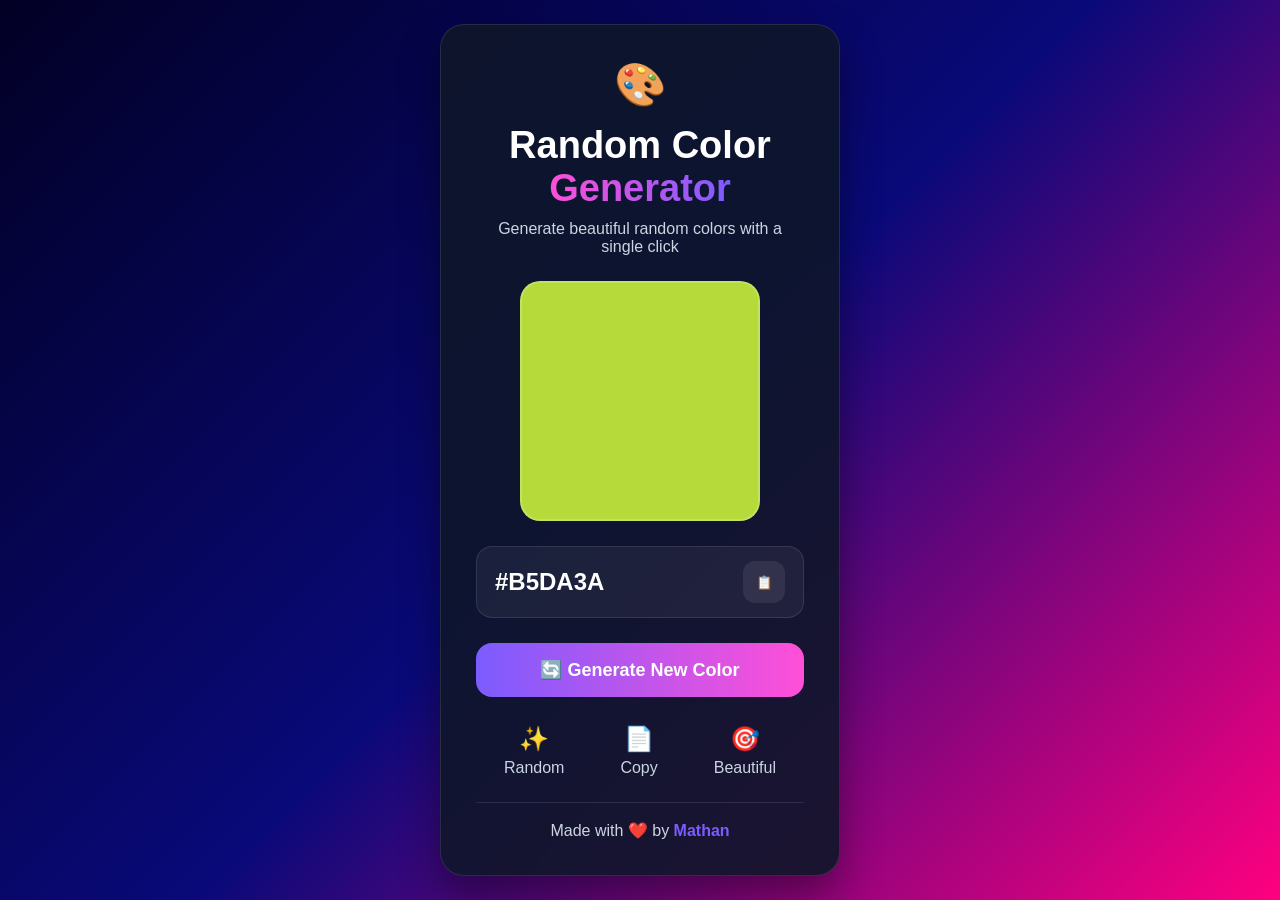
<file: random color generator/index.html>
<!DOCTYPE html>
<html lang="en">
<head>
  <meta charset="UTF-8">
  <meta name="viewport" content="width=device-width, initial-scale=1.0">
  <title>Random Color Generator</title>
  <link rel="stylesheet" href="style.css">
</head>
<body>

  <div class="card">
    <div class="icon">🎨</div>

    <h1>Random Color <span>Generator</span></h1>
    <p class="subtitle">Generate beautiful random colors with a single click</p>

    <div class="color-box" id="colorBox"></div>

    <div class="code-box">
      <span id="colorCode">#9A7DFF</span>
      <button class="copy-btn" onclick="copyColor()">📋</button>
    </div>

    <button class="generate-btn" onclick="generateColor()">
      🔄 Generate New Color
    </button>

    <div class="features">
      <div>
        <span>✨</span>
        <p>Random</p>
      </div>
      <div>
        <span>📄</span>
        <p>Copy</p>
      </div>
      <div>
        <span>🎯</span>
        <p>Beautiful</p>
      </div>
    </div>

    <div class="footer">
      Made with ❤️ by <span>Mathan</span>
    </div>
  </div>

  <script src="script.js"></script>
</body>
</html>
</file>
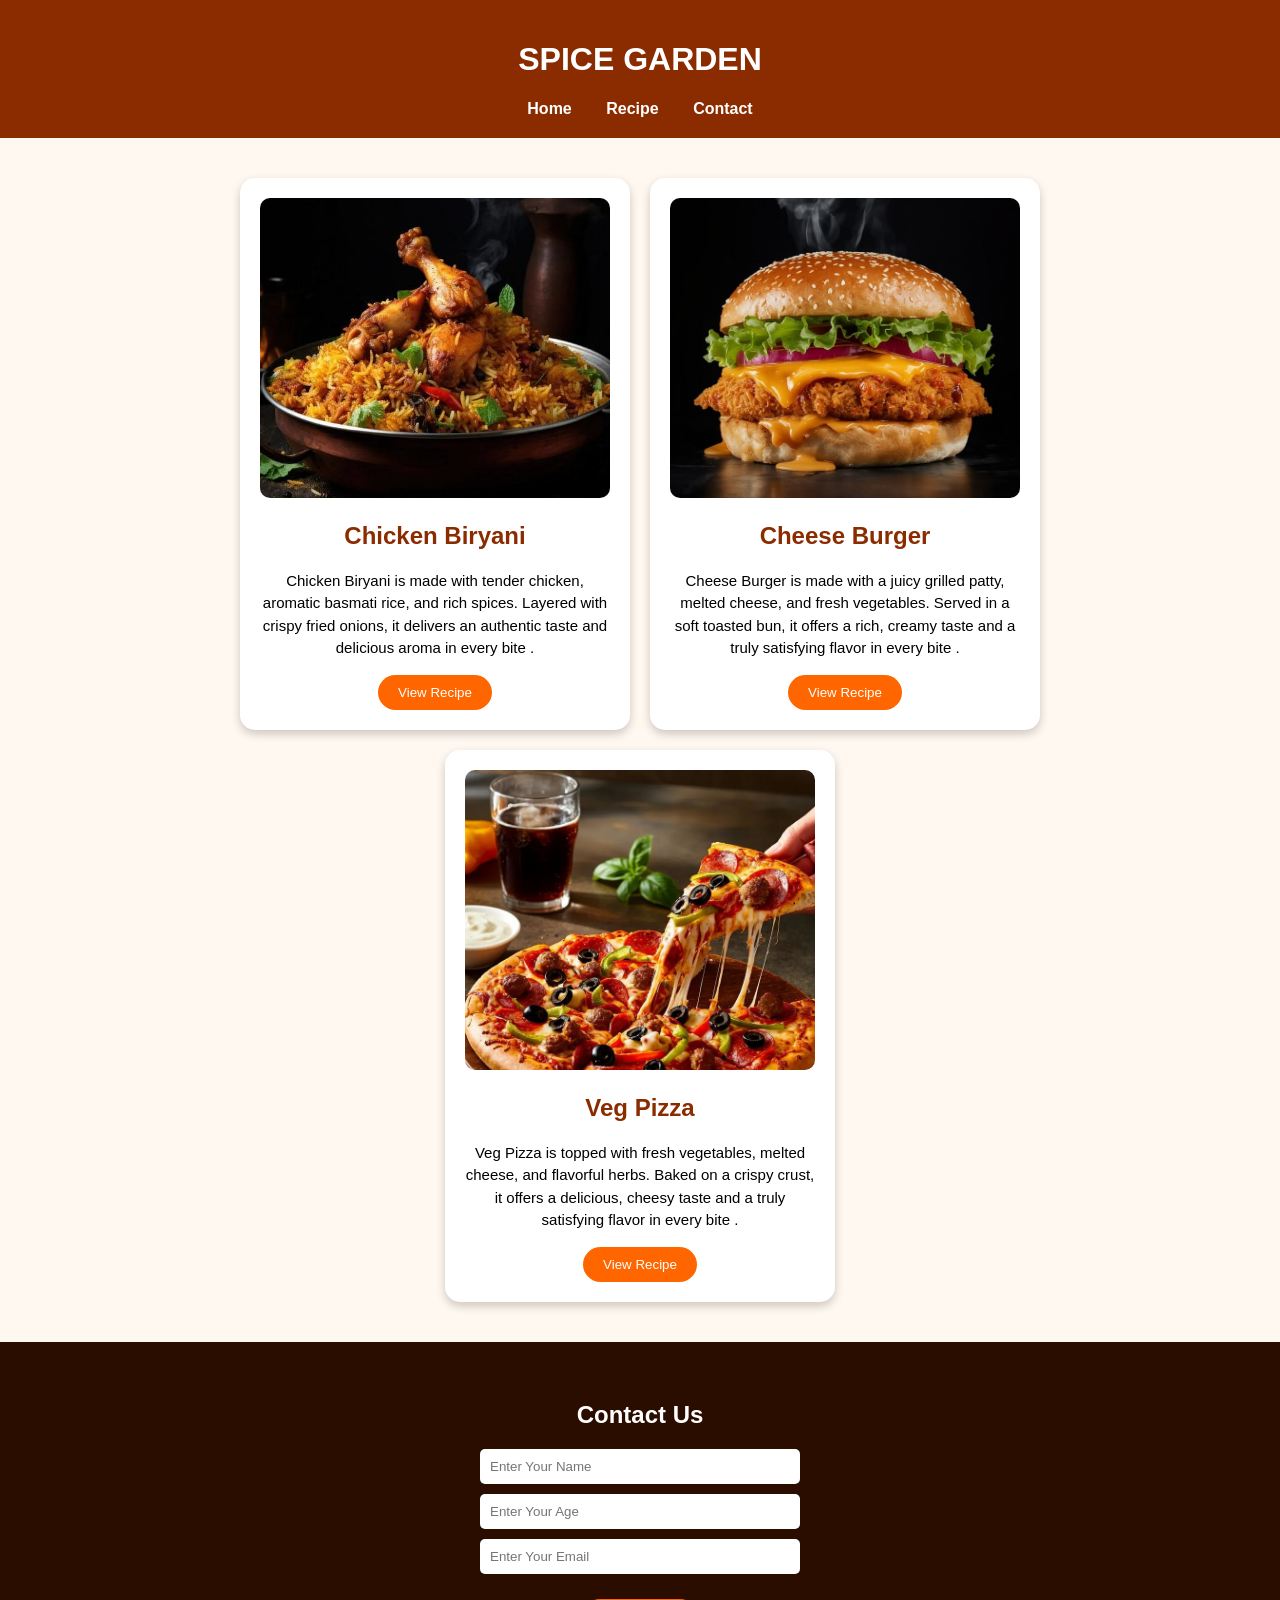
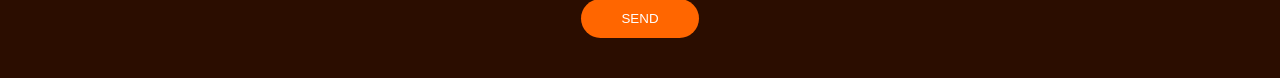
<file: restaurant landing page/index.html>
<!DOCTYPE html>
<html lang="en" style="scroll-behavior:smooth;">
<head>
  <title>SPICE GARDEN</title>
  <link rel="stylesheet" href="style.css">
</head>
<body>

  <header>
    <h1>SPICE GARDEN</h1>
    <nav>
      <a href="#">Home</a>
      <a href="#">Recipe</a>
      <a href="#">Contact</a>
    </nav>
  </header>

  <section class="recipes">

    <div class="card">
      <img src="Briyani.jpg" alt="">
      <h2>Chicken Biryani</h2>
      <p>Chicken Biryani is made with tender chicken, aromatic basmati rice, and rich spices. Layered with crispy fried onions, it delivers an authentic taste and delicious aroma in every bite .</p>
      <button>View Recipe</button>
    </div>

    <div class="card">
      <img src="Burger.jpg" alt="">
      <h2>Cheese Burger</h2>
      <p>Cheese Burger is made with a juicy grilled patty, melted cheese, and fresh vegetables. Served in a soft toasted bun, it offers a rich, creamy taste and a truly satisfying flavor in every bite .</p>
      <button>View Recipe</button>
    </div>

    <div class="card">
      <img src="Pizza.jpg" alt="">
      <h2>Veg Pizza</h2>
      <p>Veg Pizza is topped with fresh vegetables, melted cheese, and flavorful herbs. Baked on a crispy crust, it offers a delicious, cheesy taste and a truly satisfying flavor in every bite .</p>
      <button>View Recipe</button>
    </div>

  </section>

  <section class="contact">
    <h2>Contact Us</h2>
    <input type="text" placeholder="Enter Your Name">
    <input type="number" placeholder="Enter Your Age">
    <input type="email" placeholder="Enter Your Email">
    <button class="send">SEND</button>
  </section>

</body>
</html>
</file>
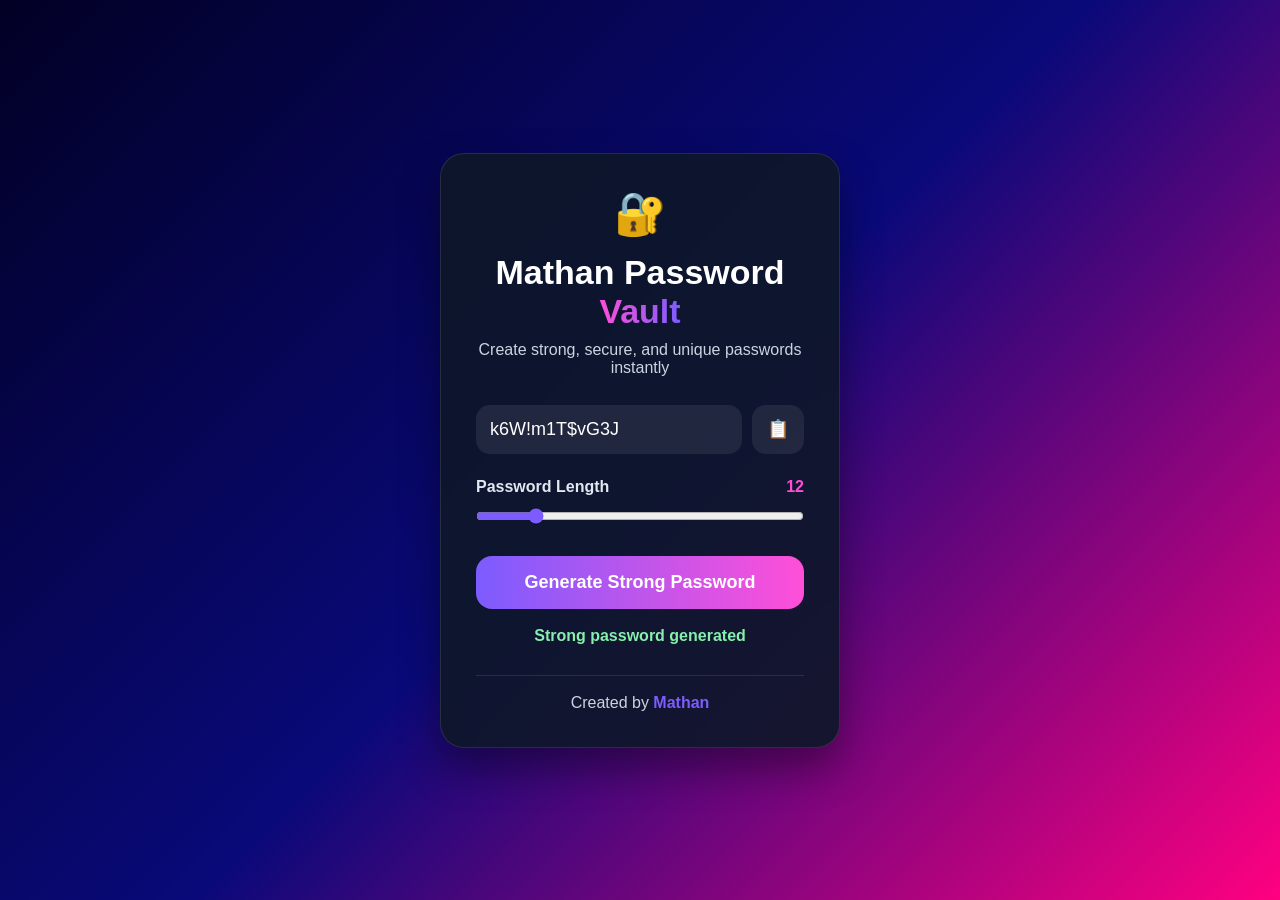
<file: secure password generator/index.html>
<!DOCTYPE html>
<html lang="en">
<head>
  <meta charset="UTF-8">
  <meta name="viewport" content="width=device-width, initial-scale=1.0">
  <title>Mathan Password Vault</title>
  <link rel="stylesheet" href="style.css">
</head>
<body>

  <div class="card">

    <div class="icon">🔐</div>

    <h1>Mathan Password <span>Vault</span></h1>

    <p class="subtitle">
      Create strong, secure, and unique passwords instantly
    </p>

    <div class="output-box">
      <input type="text" id="password" readonly>
      <button class="copy-btn" onclick="copyPassword()">📋</button>
    </div>

    <div class="controls">

      <div class="control-row">
        <label>Password Length</label>
        <span id="lengthValue">12</span>
      </div>

      <input type="range" id="length" min="8" max="32" value="12">

    </div>

    <button class="generate-btn" onclick="generatePassword()">
      Generate Strong Password
    </button>

    <p id="message"></p>

    <div class="footer">
      Created by <span>Mathan</span>
    </div>

  </div>

  <script src="script.js"></script>

</body>
</html>
</file>
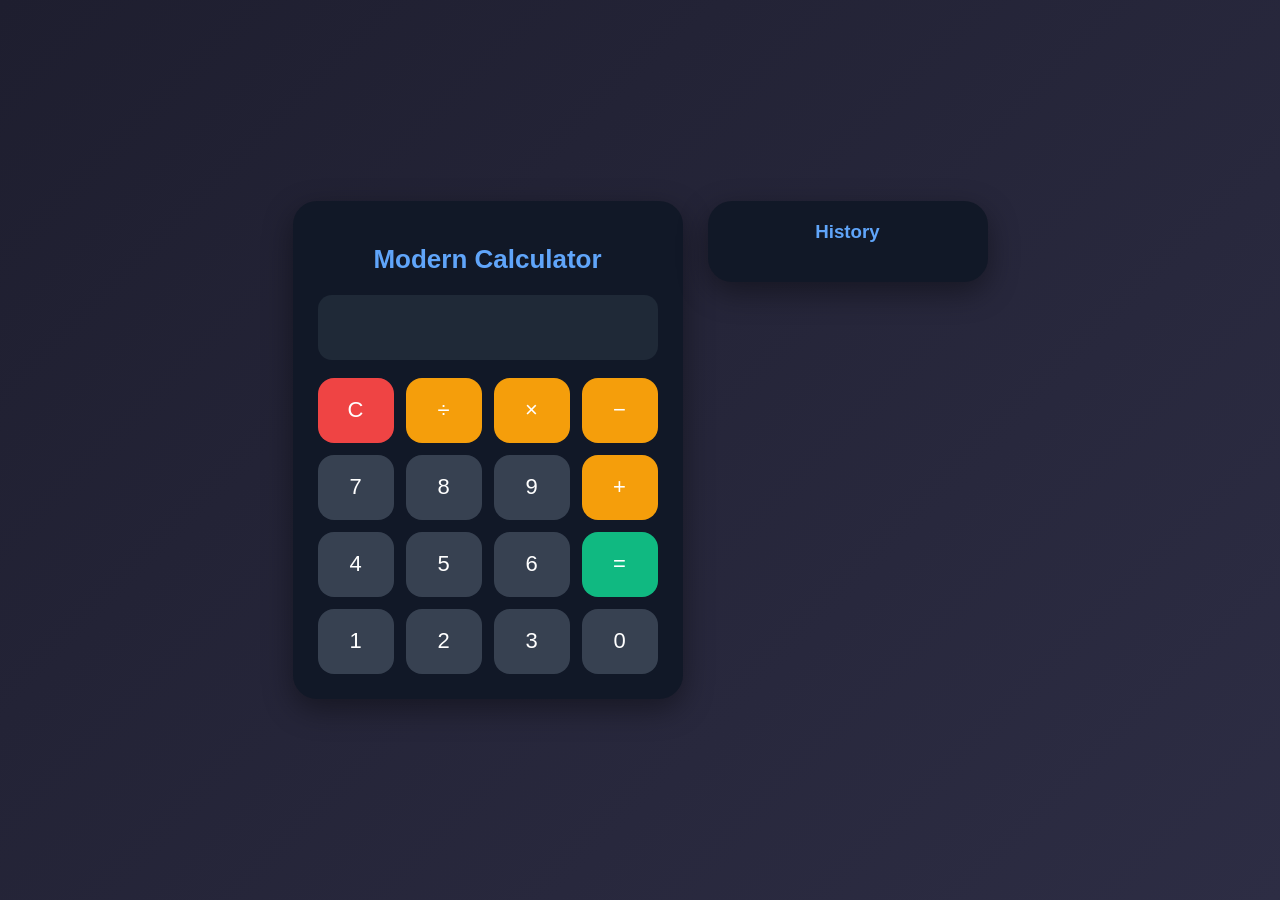
<file: simple calculator web app/index.html>
<!DOCTYPE html>
<html lang="en">
<head>
  <meta charset="UTF-8">
  <meta name="viewport" content="width=device-width, initial-scale=1.0">
  <title>Modern Calculator</title>
  <link rel="stylesheet" href="style.css">
</head>
<body>

  <div class="container">

    <!-- Calculator -->
    <div class="calculator">
      <h1>Modern Calculator</h1>

      <input type="text" id="display" readonly>

      <div class="buttons">
        <button class="clear" onclick="clearDisplay()">C</button>
        <button class="operator" onclick="appendValue('/')">÷</button>
        <button class="operator" onclick="appendValue('*')">×</button>
        <button class="operator" onclick="appendValue('-')">−</button>

        <button onclick="appendValue('7')">7</button>
        <button onclick="appendValue('8')">8</button>
        <button onclick="appendValue('9')">9</button>
        <button class="operator" onclick="appendValue('+')">+</button>

        <button onclick="appendValue('4')">4</button>
        <button onclick="appendValue('5')">5</button>
        <button onclick="appendValue('6')">6</button>
        <button class="equal" onclick="calculate()">=</button>

        <button onclick="appendValue('1')">1</button>
        <button onclick="appendValue('2')">2</button>
        <button onclick="appendValue('3')">3</button>
        <button onclick="appendValue('0')">0</button>
      </div>
    </div>

    <!-- History -->
    <div class="history">
      <h3>History</h3>
      <ul id="historyList"></ul>
    </div>

  </div>

  <script src="script.js"></script>
</body>
</html>
</file>
<file: random color generator/style.css>
*{
  margin:0;
  padding:0;
  box-sizing:border-box;
}

body{
  min-height:100vh;
  display:flex;
  justify-content:center;
  align-items:center;
  font-family:Arial, sans-serif;
  background:linear-gradient(135deg,#020024,#090979,#ff0080);
  padding:20px;
}

.card{
  width:400px;
  background:rgba(15,23,42,0.9);
  border:1px solid rgba(255,255,255,0.1);
  border-radius:24px;
  padding:35px;
  text-align:center;
  color:white;
  box-shadow:0 20px 40px rgba(0,0,0,0.4);
  backdrop-filter:blur(10px);
}

.icon{
  font-size:42px;
  margin-bottom:15px;
}

h1{
  font-size:38px;
  margin-bottom:10px;
}

h1 span{
  background: linear-gradient(90deg, #ff4fd8, #7c5cff);
  -webkit-background-clip: text;
  -webkit-text-fill-color: transparent;
}

.subtitle{
  color: #cbd5e1;
  margin-bottom: 25px;
}
.color-box{
  width:240px;
  height:240px;
  margin:0 auto 25px;
  border-radius:20px;
  background:#9A7DFF;
  border:2px solid rgba(255,255,255,0.2);
  transition:0.4s;
}

.code-box{
  display:flex;
  align-items:center;
  justify-content:space-between;
  background:rgba(255,255,255,0.06);
  border:1px solid rgba(255,255,255,0.1);
  border-radius:16px;
  padding:14px 18px;
  margin-bottom:25px;
}

#colorCode{
  font-size:24px;
  font-weight:bold;
}

.copy-btn{
  width:42px;
  height:42px;
  border:none;
  border-radius:12px;
  background:rgba(255,255,255,0.08);
  color:white;
  cursor:pointer;
  transition:0.3s;
}

.copy-btn:hover{
  background:rgba(255,255,255,0.15);
}

.generate-btn{
  width:100%;
  padding:16px;
  border:none;
  border-radius:16px;
  background:linear-gradient(90deg,#7c5cff,#ff4fd8);
  color:white;
  font-size:18px;
  font-weight:600;
  cursor:pointer;
  transition:0.3s;
  margin-bottom:28px;
}

.generate-btn:hover{
  transform:translateY(-2px);
  box-shadow:0 10px 25px rgba(124,92,255,0.4);
}

.features{
  display:flex;
  justify-content:space-around;
  margin-bottom:25px;
}

.features div{
  text-align:center;
}

.features span{
  font-size:24px;
  display:block;
  margin-bottom:6px;
}

.features p{
  color:#cbd5e1;
}

.footer{
  border-top:1px solid rgba(255,255,255,0.1);
  padding-top:18px;
  color:#cbd5e1;
}

.footer span{
  color:#7c5cff;
  font-weight:bold;
}

@media(max-width:450px){
  .card{
    width:100%;
    padding:25px;
  }

  h1{
    font-size:30px;
  }

  .color-box{
    width:200px;
    height:200px;
  }
}
</file>
<file: restaurant landing page/style.css>
body{
    margin:0;
    font-family:Arial, sans-serif;
    background:#fff8f0;
}

header{
    background:#8b2c00;
    color:white;
    padding:20px;
    text-align:center;
}

nav a{
    color:white;
    text-decoration:none;
    margin:0 15px;
    font-weight:bold;
}

.recipes{
    display:flex;
    justify-content:center;
    gap:20px;
    padding:40px;
    flex-wrap:wrap;
}

.card{
    background:white;
    width:350px;
    padding:20px;
    border-radius:15px;
    text-align:center;
    box-shadow:0 4px 10px rgba(0,0,0,0.2);
    transition:0.3s;
}

.card:hover{
    transform: translateY(-8px);
    box-shadow: 0 10px 25px rgba(0,0,0,0.2);
}

.card img{
    width:100%;
    height:300px;
    object-fit:cover;
    border-radius:10px;
}

.card h2{
    color:#8b2c00;
}

.card p{
    font-size:15px;
    line-height:1.5;
}

.card button{
    background:#ff6600;
    color:white;
    border:none;
    padding:10px 20px;
    border-radius:20px;
    cursor:pointer;
}

.card button:hover{
    background:#e65c00;
}

.contact{
    background:#2b0d00;
    color:white;
    text-align:center;
    padding:40px;
}

.contact input{
    display:block;
    width:300px;
    margin:10px auto;
    padding:10px;
    border-radius:5px;
    border:none;
}

.send{
    background:#ff6600;
    color:white;
    border:none;
    padding:12px 40px;
    border-radius:25px;
    cursor:pointer;
    margin-top:15px;
}
</file>
<file: secure password generator/style.css>
*{
  margin:0;
  padding:0;
  box-sizing:border-box;
}

body{
  min-height:100vh;
  display:flex;
  justify-content:center;
  align-items:center;
  font-family:Arial, sans-serif;
  background:linear-gradient(135deg,#020024,#090979,#ff0080);
  padding:20px;
}

.card{
  width:400px;
  background:rgba(15,23,42,0.92);
  border:1px solid rgba(255,255,255,0.1);
  border-radius:24px;
  padding:35px;
  text-align:center;
  color:white;
  box-shadow:0 20px 40px rgba(0,0,0,0.4);
  backdrop-filter:blur(10px);
}

.icon{
  font-size:42px;
  margin-bottom:15px;
}

h1{
  font-size:34px;
  margin-bottom:10px;
}

h1 span{
  background:linear-gradient(90deg,#ff4fd8,#7c5cff);
  -webkit-background-clip:text;
  -webkit-text-fill-color:transparent;
}

.subtitle{
  color:#cbd5e1;
  margin-bottom:28px;
}

.output-box{
  display:flex;
  gap:10px;
  margin-bottom:24px;
}

#password{
  flex:1;
  padding:14px;
  border:none;
  border-radius:14px;
  background:rgba(255,255,255,0.08);
  color:white;
  font-size:18px;
  outline:none;
}

.copy-btn{
  width:52px;
  border:none;
  border-radius:14px;
  background:rgba(255,255,255,0.08);
  color:white;
  font-size:18px;
  cursor:pointer;
  transition:0.3s;
}

.copy-btn:hover{
  background:rgba(255,255,255,0.15);
}

.controls{
  margin-bottom:28px;
}

.control-row{
  display:flex;
  justify-content:space-between;
  align-items:center;
  margin-bottom:12px;
}

label{
  font-weight:600;
  color:#e2e8f0;
}

#lengthValue{
  color:#ff4fd8;
  font-weight:bold;
}

input[type="range"]{
  width:100%;
  accent-color:#7c5cff;
}

.generate-btn{
  width:100%;
  padding:16px;
  border:none;
  border-radius:16px;
  background:linear-gradient(90deg,#7c5cff,#ff4fd8);
  color:white;
  font-size:18px;
  font-weight:600;
  cursor:pointer;
  transition:0.3s;
}

.generate-btn:hover{
  transform:translateY(-2px);
  box-shadow:0 10px 25px rgba(124,92,255,0.4);
}

#message{
  margin-top:18px;
  color:#86efac;
  font-weight:600;
  min-height:24px;
}

.footer{
  border-top:1px solid rgba(255,255,255,0.1);
  margin-top:24px;
  padding-top:18px;
  color:#cbd5e1;
}

.footer span{
  color:#7c5cff;
  font-weight:bold;
}

@media(max-width:450px){
  .card{
    width:100%;
    padding:25px;
  }

  h1{
    font-size:28px;
  }
}
</file>
<file: simple calculator web app/style.css>
body {
  margin: 0;
  font-family: Arial, sans-serif;
  background: linear-gradient(135deg, #1e1e2f, #2d2d44);
  display: flex;
  justify-content: center;
  align-items: center;
  min-height: 100vh;
}

.container {
  display: flex;
  gap: 25px;
  align-items: flex-start;
}

/* Calculator */
.calculator {
  background: #111827;
  padding: 25px;
  border-radius: 24px;
  box-shadow: 0 10px 30px rgba(0,0,0,0.4);
  width: 340px;
}

h1 {
  text-align: center;
  color: #60a5fa;
  margin-bottom: 20px;
  font-size: 26px;
}

#display {
  width: 100%;
  height: 65px;
  margin-bottom: 18px;
  font-size: 30px;
  text-align: right;
  padding: 10px;
  border: none;
  border-radius: 14px;
  background: #1f2937;
  color: #ffffff;
  box-sizing: border-box;
  outline: none;
}

.buttons {
  display: grid;
  grid-template-columns: repeat(4, 1fr);
  gap: 12px;
}

button {
  height: 65px;
  font-size: 22px;
  border: none;
  border-radius: 16px;
  background: #374151;
  color: white;
  cursor: pointer;
  transition: all 0.2s ease;
}

button:hover {
  transform: scale(1.05);
}

button:active {
  transform: scale(0.95);
}

/* Special buttons */
.operator {
  background: #f59e0b;
}

.operator:hover {
  background: #d97706;
}

.equal {
  background: #10b981;
}

.equal:hover {
  background: #059669;
}

.clear {
  background: #ef4444;
}

.clear:hover {
  background: #dc2626;
}

/* History */
.history {
  width: 240px;
  background: #111827;
  padding: 20px;
  border-radius: 24px;
  box-shadow: 0 10px 30px rgba(0,0,0,0.4);
  max-height: 500px;
  overflow-y: auto;
}

.history h3 {
  margin-top: 0;
  color: #60a5fa;
  text-align: center;
}

.history ul {
  list-style: none;
  padding: 0;
  margin: 0;
}

.history li {
  background: #1f2937;
  color: #e5e7eb;
  padding: 10px;
  margin-bottom: 10px;
  border-radius: 12px;
  font-size: 15px;
}
</file>
